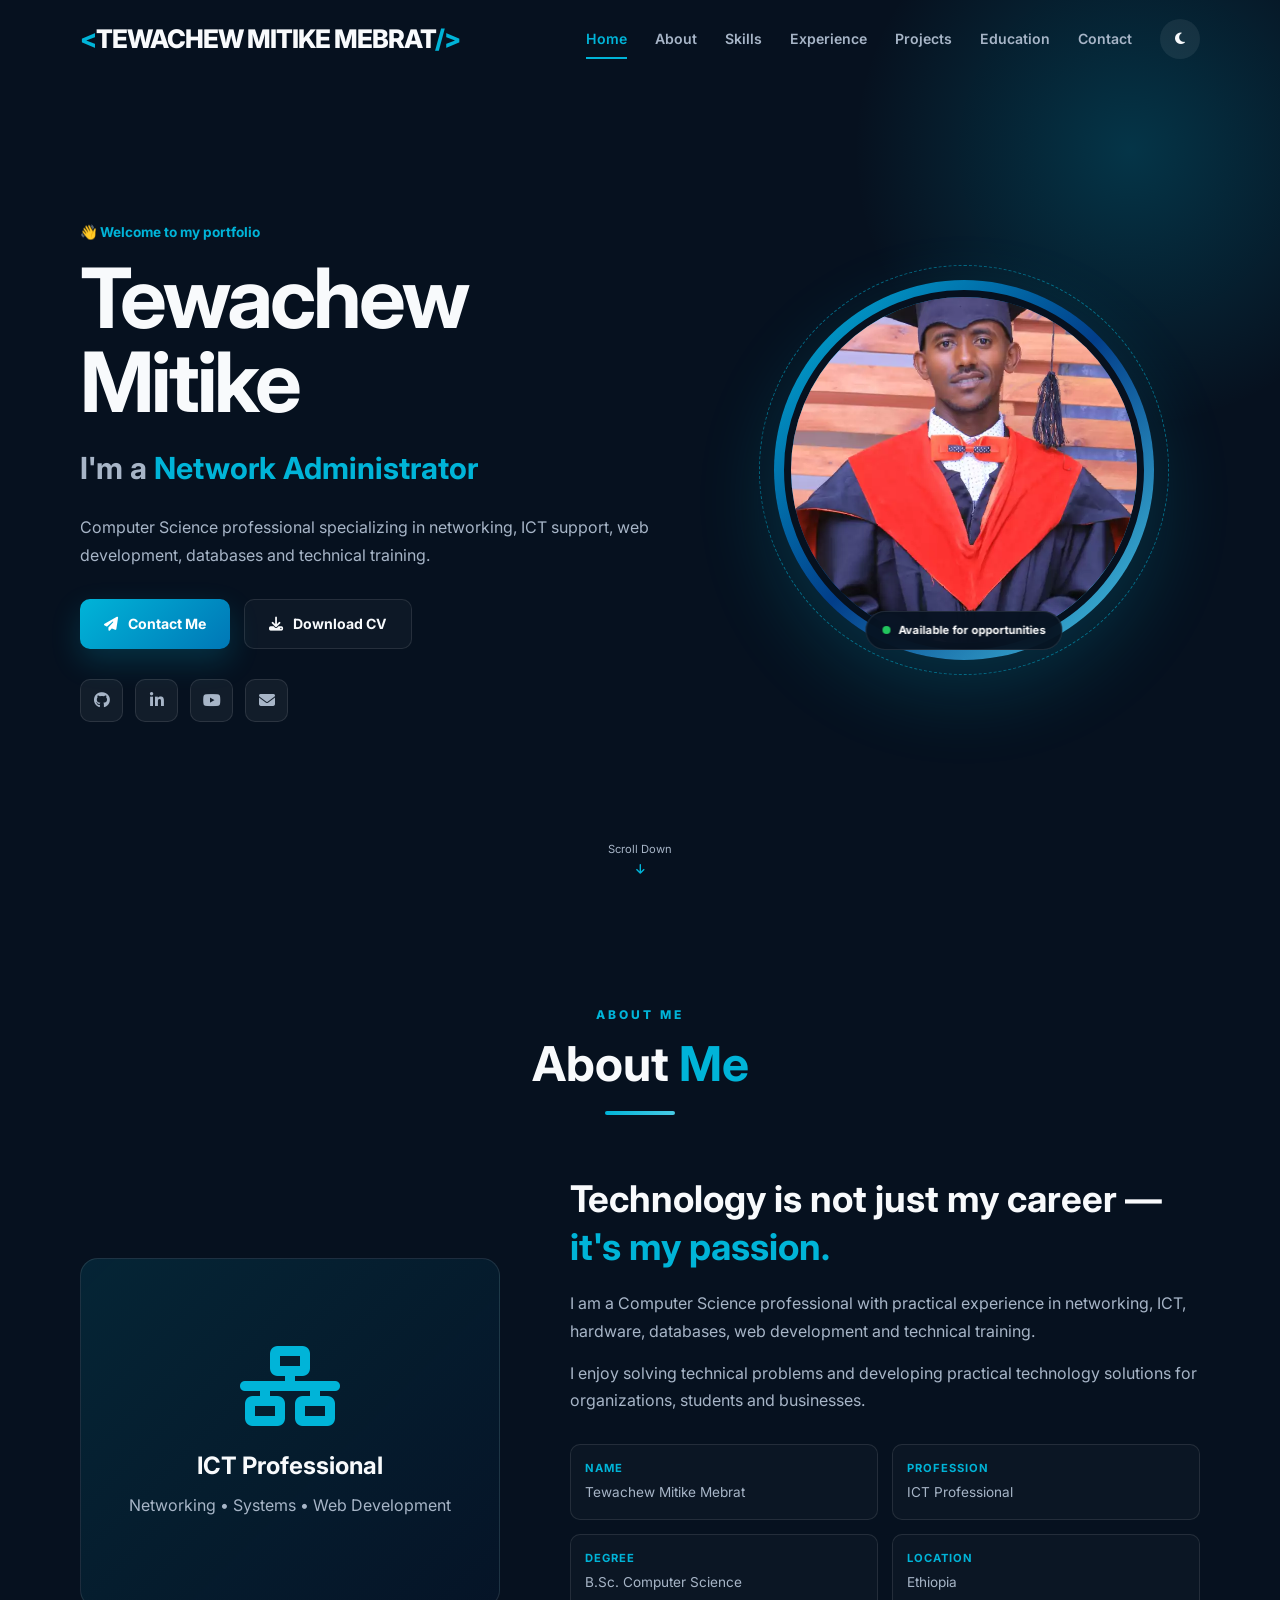
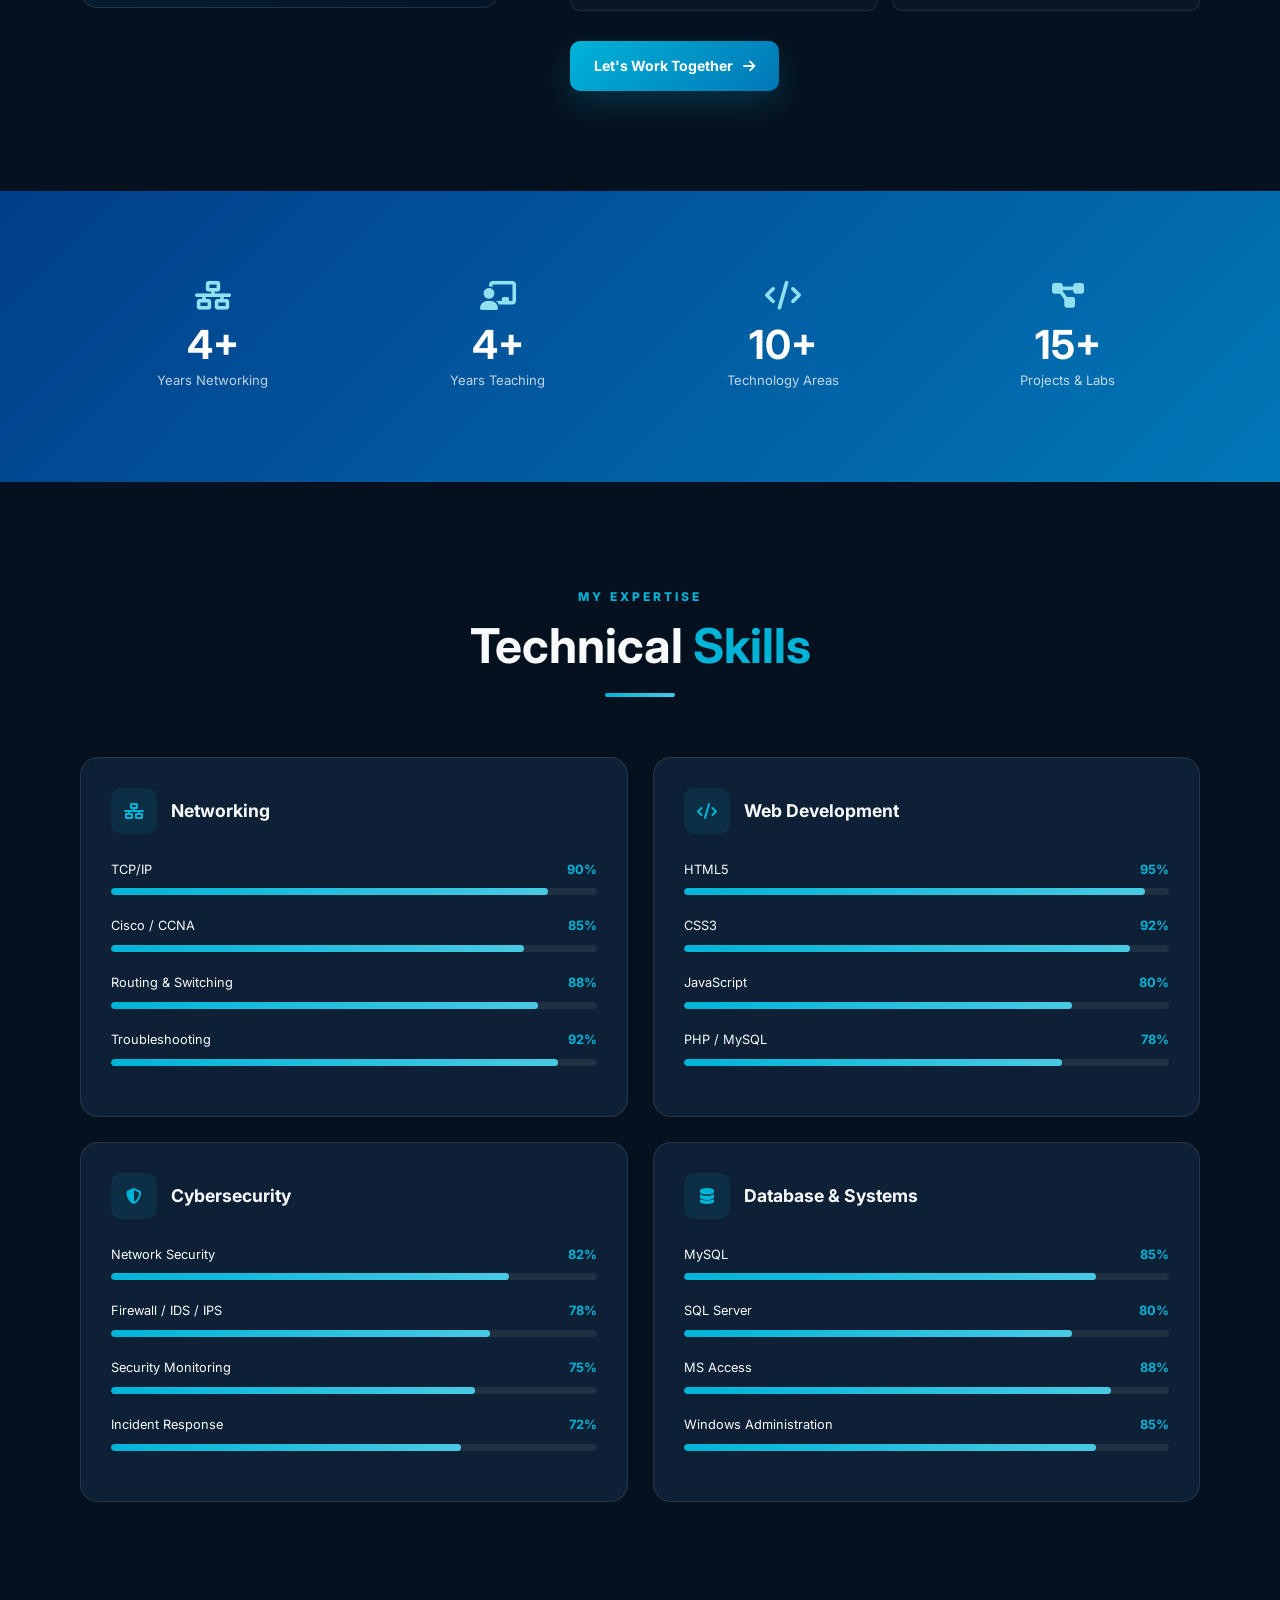
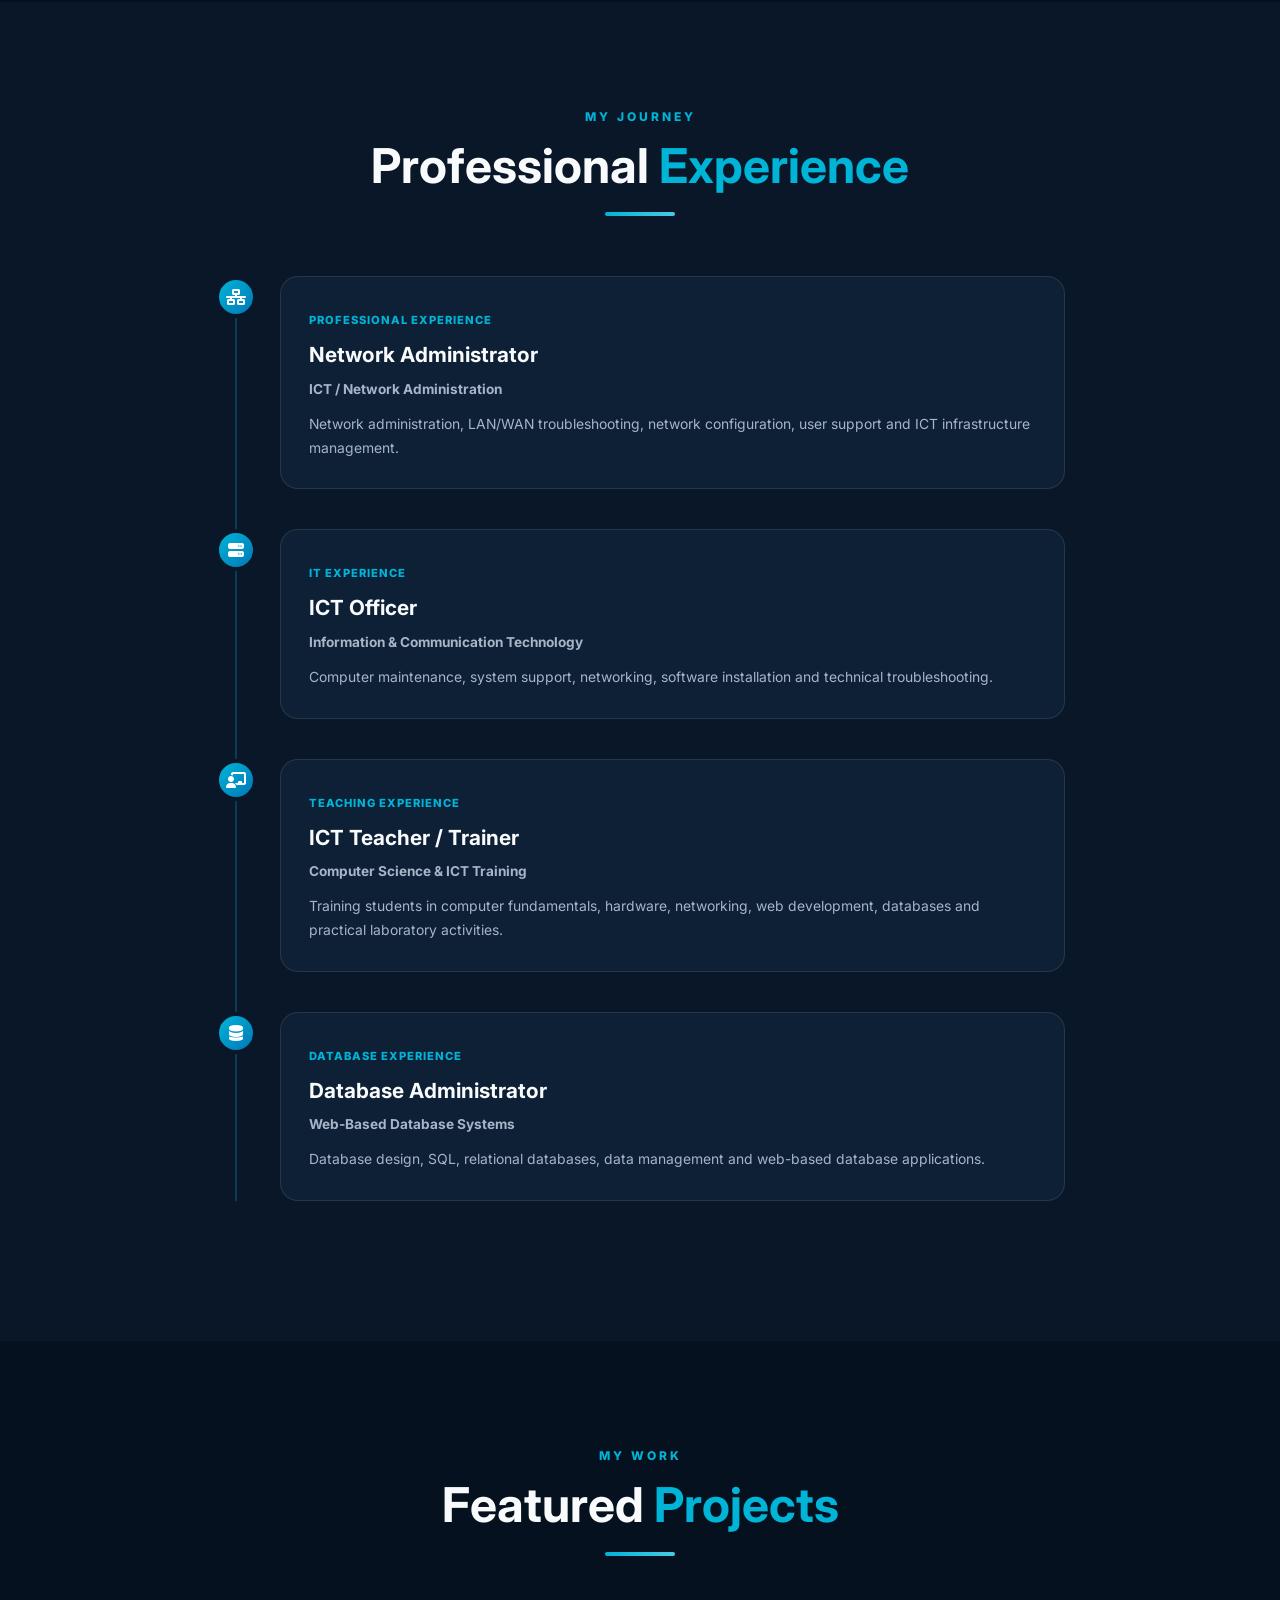
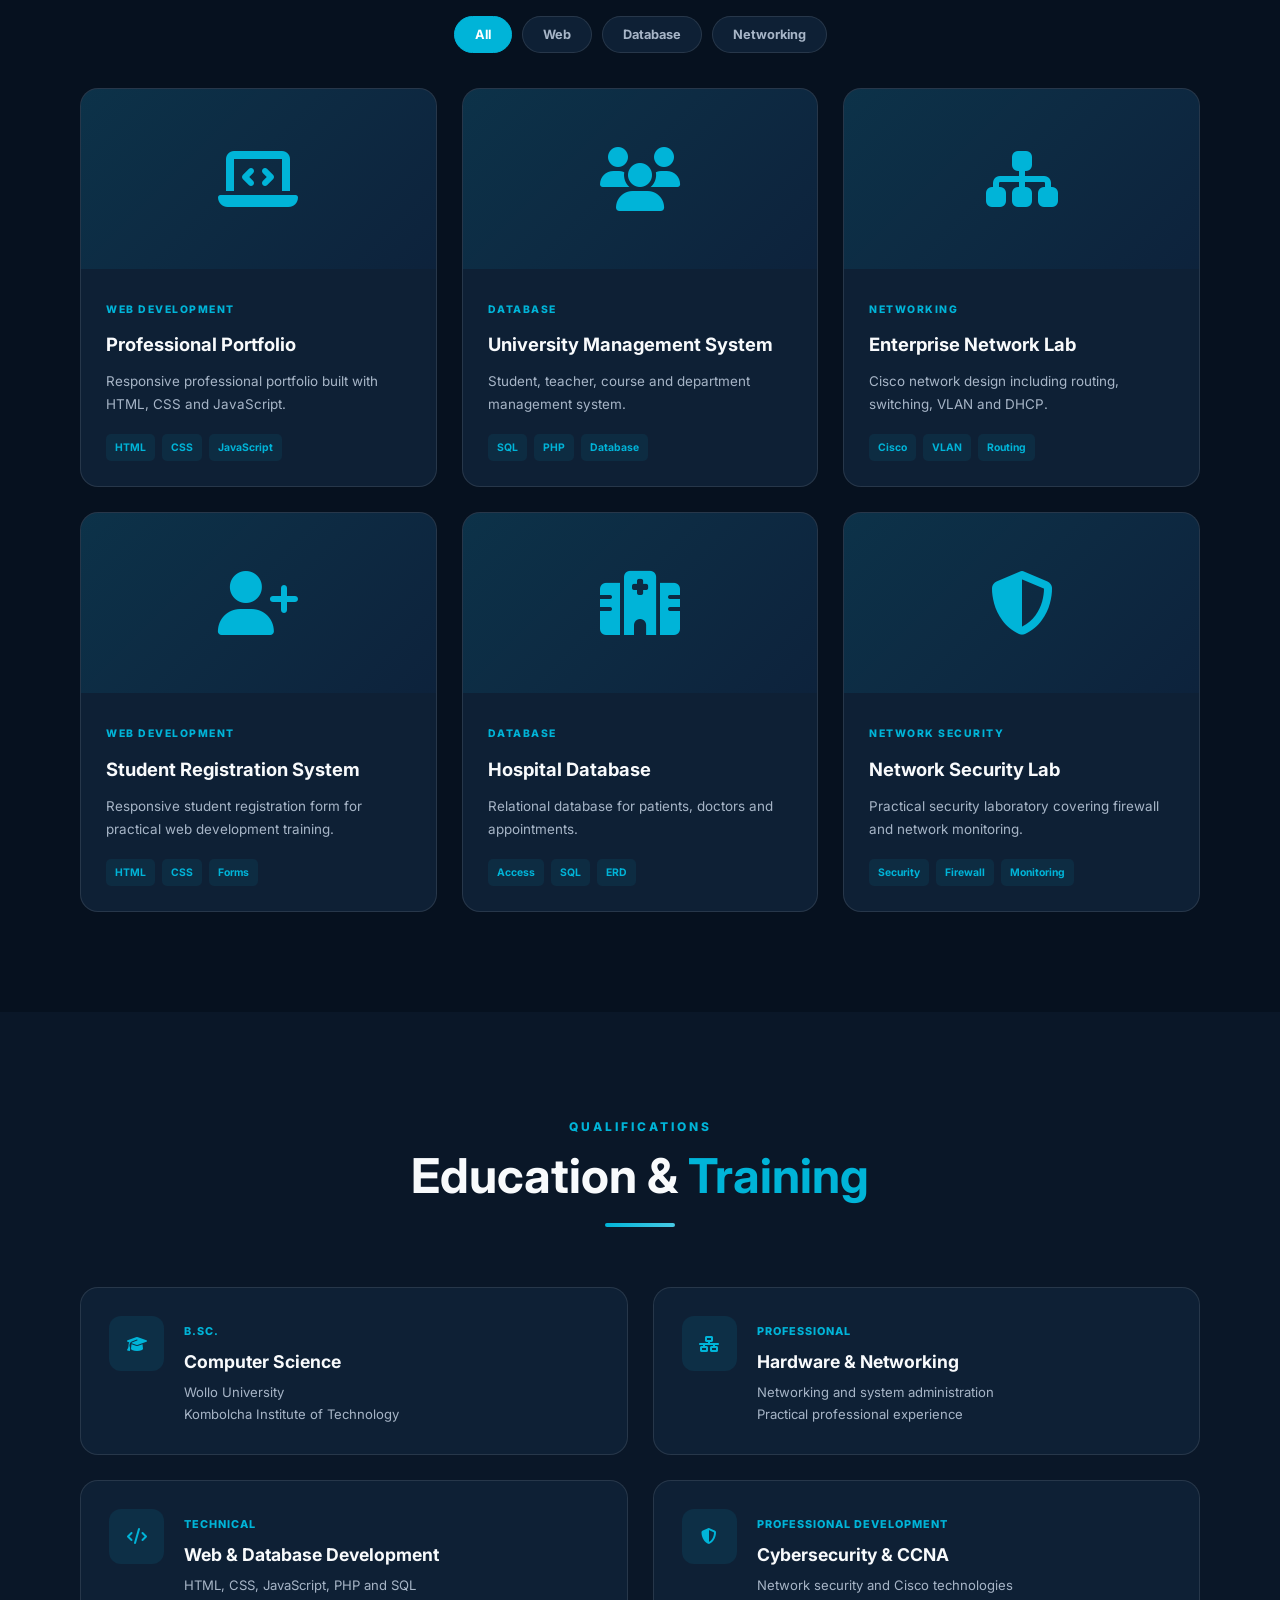
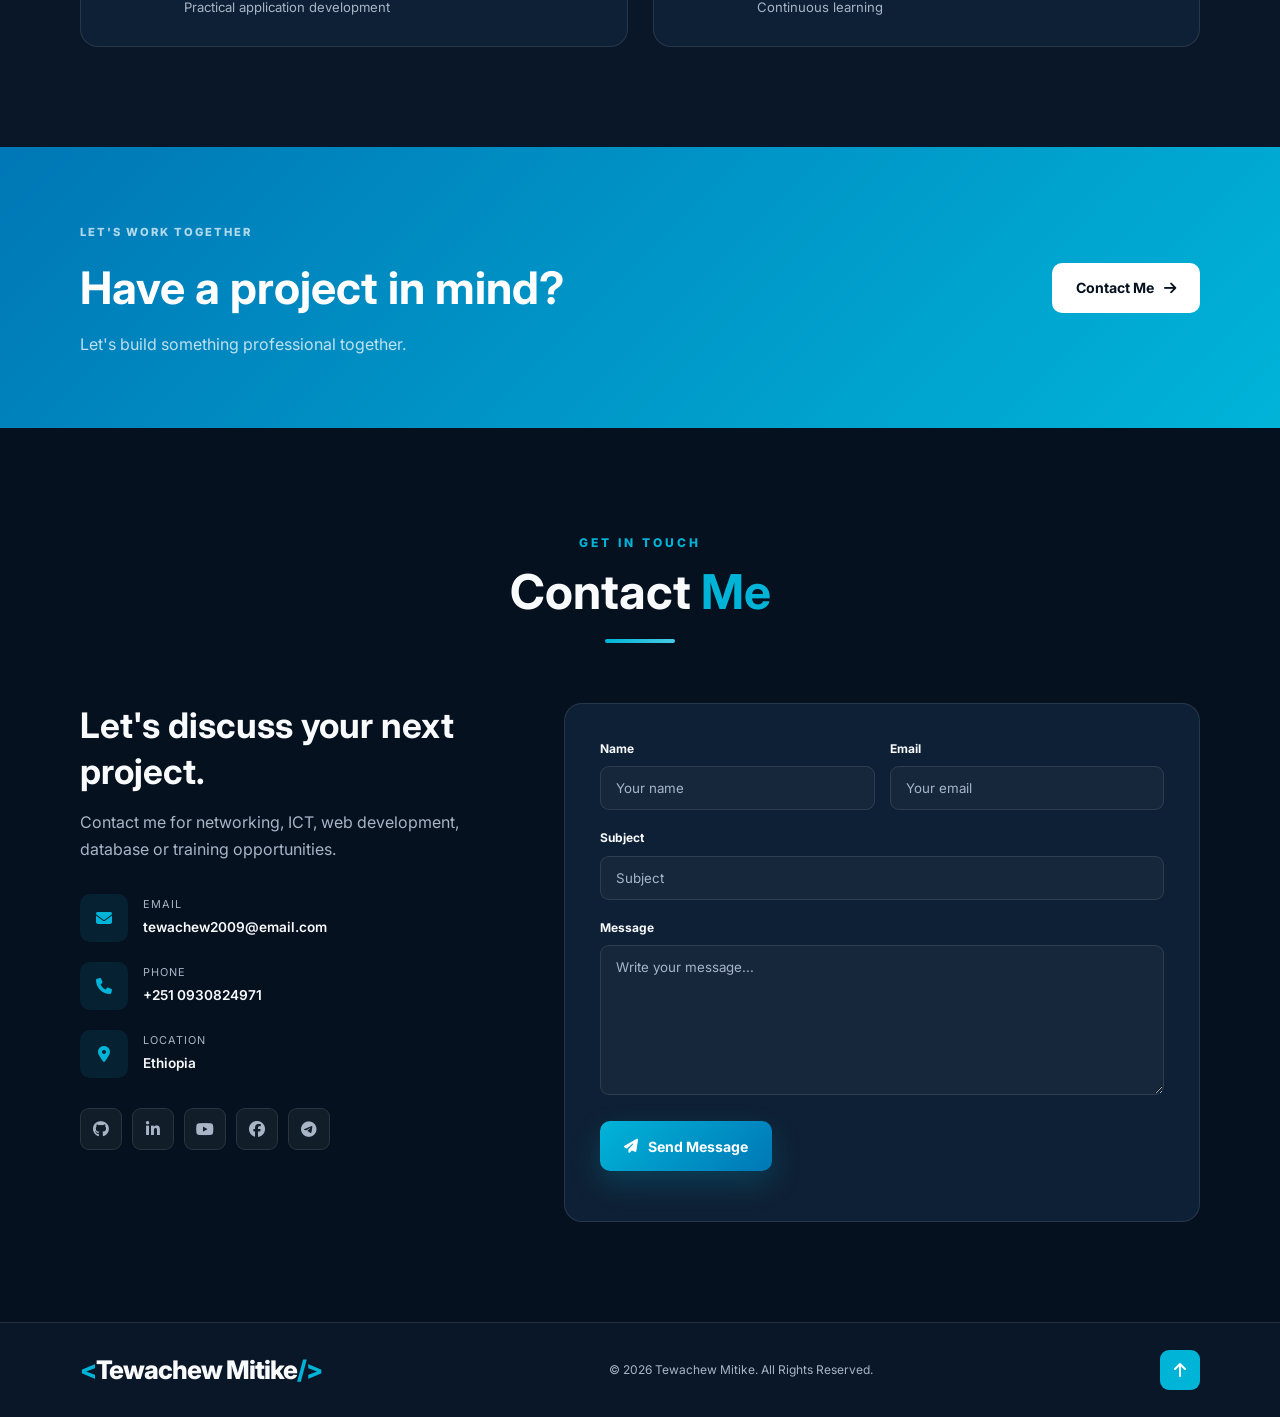
<file: indx.html>
<!DOCTYPE html>
<html lang="en">
<head>
    <meta charset="UTF-8">

    <meta name="viewport"
          content="width=device-width, initial-scale=1.0">

    <meta name="description"
          content="Tewachew Mitike - Network Administrator, ICT Officer and Web Developer">

    <meta name="author" content="Tewachew Mitike">

    <title>Tewachew Mitike Mebrat | ICT Professional</title>

    <!-- Google Font -->
    <link rel="preconnect" href="https://fonts.googleapis.com">
    <link rel="preconnect"
          href="https://fonts.gstatic.com"
          crossorigin>

    <link href="https://fonts.googleapis.com/css2?family=Inter:wght@400;500;600;700;800&display=swap"
          rel="stylesheet">

    <!-- Font Awesome -->
    <link rel="stylesheet"
          href="https://cdnjs.cloudflare.com/ajax/libs/font-awesome/6.7.2/css/all.min.css">

    <!-- CSS -->
    <link rel="stylesheet" href="style.css">
</head>

<body>

<!-- ================= PRELOADER ================= -->

<div class="preloader" id="preloader">
    <div class="loader"></div>
</div>


<!-- ================= NAVBAR ================= -->

<header class="header" id="header">

    <nav class="navbar container">

        <a href="#home" class="logo">
            <span>&lt;</span>TEWACHEW MITIKE MEBRAT<span>/&gt;</span>
        </a>

        <div class="nav-menu" id="navMenu">

            <a href="#home" class="nav-link active">Home</a>
            <a href="#about" class="nav-link">About</a>
            <a href="#skills" class="nav-link">Skills</a>
            <a href="#experience" class="nav-link">Experience</a>
            <a href="#projects" class="nav-link">Projects</a>
            <a href="#education" class="nav-link">Education</a>
            <a href="#contact" class="nav-link">Contact</a>

            <button class="theme-btn"
                    id="themeBtn"
                    aria-label="Change theme">
                <i class="fas fa-moon"></i>
            </button>

        </div>

        <button class="menu-btn"
                id="menuBtn"
                aria-label="Open menu">

            <i class="fas fa-bars"></i>

        </button>

    </nav>

</header>


<!-- ================= MAIN ================= -->

<main>


<!-- ================= HERO ================= -->

<section class="hero" id="home">

    <div class="hero-background"></div>

    <div class="container hero-container">

        <div class="hero-content reveal">

            <span class="welcome">
                👋 Welcome to my portfolio
            </span>

            <h1>
          Tewachew Mitike 
            </h1>

            <h2>
                I'm a
                <span id="typing"></span>
            </h2>

            <p>
                Computer Science professional specializing in
                networking, ICT support, web development,
                databases and technical training.
            </p>

            <div class="hero-buttons">

                <a href="#contact"
                   class="btn btn-primary">

                    <i class="fas fa-paper-plane"></i>

                    Contact Me

                </a>

                <a href="TewachewCV 1431.pdf"
                   class="btn btn-outline"
                   download>

                    <i class="fas fa-download"></i>

                    Download CV

                </a>

            </div>


            <div class="social-links">

                <a href="https://github.com/"
                   target="_blank"
                   aria-label="GitHub">

                    <i class="fab fa-github"></i>

                </a>

                <a href="https://www.linkedin.com/"
                   target="_blank"
                   aria-label="LinkedIn">

                    <i class="fab fa-linkedin-in"></i>

                </a>

                <a href="https://youtube.com/"
                   target="_blank"
                   aria-label="YouTube">

                    <i class="fab fa-youtube"></i>

                </a>

                <a href="mailto:your@email.com"
                   aria-label="Email">

                    <i class="fas fa-envelope"></i>

                </a>

            </div>

        </div>


        <div class="hero-image reveal">

            <div class="image-circle">

                <img src="profile.jpg"
                     alt="Tewachew Mitike">

            </div>

            <div class="available">
                <span></span>
                Available for opportunities
            </div>

        </div>

    </div>


    <a href="#about" class="scroll-down">

        <span>Scroll Down</span>

        <i class="fas fa-arrow-down"></i>

    </a>

</section>


<!-- ================= ABOUT ================= -->

<section class="section" id="about">

    <div class="container">

        <div class="section-title reveal">

            <span>ABOUT ME</span>

            <h2>
                About <strong>Me</strong>
            </h2>

            <div class="line"></div>

        </div>


        <div class="about-grid">

            <div class="about-card reveal">

                <i class="fas fa-network-wired"></i>

                <h3>
                    ICT Professional
                </h3>

                <p>
                    Networking • Systems • Web Development
                </p>

            </div>


            <div class="about-content reveal">

                <h3>
                    Technology is not just my career —
                    <span>it's my passion.</span>
                </h3>

                <p>
                    I am a Computer Science professional with
                    practical experience in networking, ICT,
                    hardware, databases, web development and
                    technical training.
                </p>

                <p>
                    I enjoy solving technical problems and
                    developing practical technology solutions
                    for organizations, students and businesses.
                </p>


                <div class="personal-info">

                    <div>
                        <strong>Name</strong>
                        <span>Tewachew Mitike Mebrat </span>
                    </div>

                    <div>
                        <strong>Profession</strong>
                        <span>ICT Professional</span>
                    </div>

                    <div>
                        <strong>Degree</strong>
                        <span>B.Sc. Computer Science</span>
                    </div>

                    <div>
                        <strong>Location</strong>
                        <span>Ethiopia</span>
                    </div>

                </div>

                <a href="#contact"
                   class="btn btn-primary">

                    Let's Work Together

                    <i class="fas fa-arrow-right"></i>

                </a>

            </div>

        </div>

    </div>

</section>


<!-- ================= STATS ================= -->

<section class="stats">

    <div class="container stats-grid">

        <div class="stat reveal">

            <i class="fas fa-network-wired"></i>

            <h3>
                <span data-target="4">0</span>+
            </h3>

            <p>
                Years Networking
            </p>

        </div>


        <div class="stat reveal">

            <i class="fas fa-chalkboard-teacher"></i>

            <h3>
                <span data-target="4">0</span>+
            </h3>

            <p>
                Years Teaching
            </p>

        </div>


        <div class="stat reveal">

            <i class="fas fa-code"></i>

            <h3>
                <span data-target="10">0</span>+
            </h3>

            <p>
                Technology Areas
            </p>

        </div>


        <div class="stat reveal">

            <i class="fas fa-project-diagram"></i>

            <h3>
                <span data-target="15">0</span>+
            </h3>

            <p>
                Projects & Labs
            </p>

        </div>

    </div>

</section>


<!-- ================= SKILLS ================= -->

<section class="section" id="skills">

    <div class="container">

        <div class="section-title reveal">

            <span>MY EXPERTISE</span>

            <h2>
                Technical <strong>Skills</strong>
            </h2>

            <div class="line"></div>

        </div>


        <div class="skills-grid">


            <div class="skill-card reveal">

                <div class="skill-heading">

                    <div class="skill-icon">
                        <i class="fas fa-network-wired"></i>
                    </div>

                    <h3>Networking</h3>

                </div>


                <div class="skill">

                    <div>
                        <span>TCP/IP</span>
                        <b>90%</b>
                    </div>

                    <div class="progress">
                        <span style="width:90%"></span>
                    </div>

                </div>


                <div class="skill">

                    <div>
                        <span>Cisco / CCNA</span>
                        <b>85%</b>
                    </div>

                    <div class="progress">
                        <span style="width:85%"></span>
                    </div>

                </div>


                <div class="skill">

                    <div>
                        <span>Routing & Switching</span>
                        <b>88%</b>
                    </div>

                    <div class="progress">
                        <span style="width:88%"></span>
                    </div>

                </div>


                <div class="skill">

                    <div>
                        <span>Troubleshooting</span>
                        <b>92%</b>
                    </div>

                    <div class="progress">
                        <span style="width:92%"></span>
                    </div>

                </div>

            </div>


            <div class="skill-card reveal">

                <div class="skill-heading">

                    <div class="skill-icon">
                        <i class="fas fa-code"></i>
                    </div>

                    <h3>Web Development</h3>

                </div>


                <div class="skill">

                    <div>
                        <span>HTML5</span>
                        <b>95%</b>
                    </div>

                    <div class="progress">
                        <span style="width:95%"></span>
                    </div>

                </div>


                <div class="skill">

                    <div>
                        <span>CSS3</span>
                        <b>92%</b>
                    </div>

                    <div class="progress">
                        <span style="width:92%"></span>
                    </div>

                </div>


                <div class="skill">

                    <div>
                        <span>JavaScript</span>
                        <b>80%</b>
                    </div>

                    <div class="progress">
                        <span style="width:80%"></span>
                    </div>

                </div>


                <div class="skill">

                    <div>
                        <span>PHP / MySQL</span>
                        <b>78%</b>
                    </div>

                    <div class="progress">
                        <span style="width:78%"></span>
                    </div>

                </div>

            </div>


            <div class="skill-card reveal">

                <div class="skill-heading">

                    <div class="skill-icon">
                        <i class="fas fa-shield-halved"></i>
                    </div>

                    <h3>Cybersecurity</h3>

                </div>


                <div class="skill">

                    <div>
                        <span>Network Security</span>
                        <b>82%</b>
                    </div>

                    <div class="progress">
                        <span style="width:82%"></span>
                    </div>

                </div>


                <div class="skill">

                    <div>
                        <span>Firewall / IDS / IPS</span>
                        <b>78%</b>
                    </div>

                    <div class="progress">
                        <span style="width:78%"></span>
                    </div>

                </div>


                <div class="skill">

                    <div>
                        <span>Security Monitoring</span>
                        <b>75%</b>
                    </div>

                    <div class="progress">
                        <span style="width:75%"></span>
                    </div>

                </div>


                <div class="skill">

                    <div>
                        <span>Incident Response</span>
                        <b>72%</b>
                    </div>

                    <div class="progress">
                        <span style="width:72%"></span>
                    </div>

                </div>

            </div>


            <div class="skill-card reveal">

                <div class="skill-heading">

                    <div class="skill-icon">
                        <i class="fas fa-database"></i>
                    </div>

                    <h3>Database & Systems</h3>

                </div>


                <div class="skill">

                    <div>
                        <span>MySQL</span>
                        <b>85%</b>
                    </div>

                    <div class="progress">
                        <span style="width:85%"></span>
                    </div>

                </div>


                <div class="skill">

                    <div>
                        <span>SQL Server</span>
                        <b>80%</b>
                    </div>

                    <div class="progress">
                        <span style="width:80%"></span>
                    </div>

                </div>


                <div class="skill">

                    <div>
                        <span>MS Access</span>
                        <b>88%</b>
                    </div>

                    <div class="progress">
                        <span style="width:88%"></span>
                    </div>

                </div>


                <div class="skill">

                    <div>
                        <span>Windows Administration</span>
                        <b>85%</b>
                    </div>

                    <div class="progress">
                        <span style="width:85%"></span>
                    </div>

                </div>

            </div>

        </div>

    </div>

</section>


<!-- ================= EXPERIENCE ================= -->

<section class="section alternate"
         id="experience">

    <div class="container">

        <div class="section-title reveal">

            <span>MY JOURNEY</span>

            <h2>
                Professional <strong>Experience</strong>
            </h2>

            <div class="line"></div>

        </div>


        <div class="timeline">


            <div class="timeline-item reveal">

                <div class="timeline-icon">
                    <i class="fas fa-network-wired"></i>
                </div>

                <div class="timeline-content">

                    <span>
                        Professional Experience
                    </span>

                    <h3>
                        Network Administrator
                    </h3>

                    <h4>
                        ICT / Network Administration
                    </h4>
                    

                    <p>
                        Network administration, LAN/WAN
                        troubleshooting, network configuration,
                        user support and ICT infrastructure
                        management.
                    </p>

                </div>

            </div>


            <div class="timeline-item reveal">

                <div class="timeline-icon">
                    <i class="fas fa-server"></i>
                </div>

                <div class="timeline-content">

                    <span>
                        IT Experience
                    </span>

                    <h3>
                        ICT Officer
                    </h3>

                    <h4>
                        Information & Communication Technology
                    </h4>

                    <p>
                        Computer maintenance, system support,
                        networking, software installation and
                        technical troubleshooting.
                    </p>

                </div>

            </div>


            <div class="timeline-item reveal">

                <div class="timeline-icon">
                    <i class="fas fa-chalkboard-teacher"></i>
                </div>

                <div class="timeline-content">

                    <span>
                        Teaching Experience
                    </span>

                    <h3>
                        ICT Teacher / Trainer
                    </h3>

                    <h4>
                        Computer Science & ICT Training
                    </h4>

                    <p>
                        Training students in computer fundamentals,
                        hardware, networking, web development,
                        databases and practical laboratory activities.
                    </p>

                </div>

            </div>


            <div class="timeline-item reveal">

                <div class="timeline-icon">
                    <i class="fas fa-database"></i>
                </div>

                <div class="timeline-content">

                    <span>
                        Database Experience
                    </span>

                    <h3>
                        Database Administrator
                    </h3>

                    <h4>
                        Web-Based Database Systems
                    </h4>

                    <p>
                        Database design, SQL, relational databases,
                        data management and web-based database
                        applications.
                    </p>

                </div>

            </div>

        </div>

    </div>

</section>


<!-- ================= PROJECTS ================= -->

<section class="section" id="projects">

    <div class="container">

        <div class="section-title reveal">

            <span>MY WORK</span>

            <h2>
                Featured <strong>Projects</strong>
            </h2>

            <div class="line"></div>

        </div>


        <div class="filters reveal">

            <button class="filter active"
                    data-filter="all">
                All
            </button>

            <button class="filter"
                    data-filter="web">
                Web
            </button>

            <button class="filter"
                    data-filter="database">
                Database
            </button>

            <button class="filter"
                    data-filter="network">
                Networking
            </button>

        </div>


        <div class="projects-grid">


            <article class="project reveal"
                     data-category="web">

                <div class="project-image">
                    <i class="fas fa-laptop-code"></i>
                </div>

                <div class="project-content">

                    <small>
                        WEB DEVELOPMENT
                    </small>

                    <h3>
                        Professional Portfolio
                    </h3>

                    <p>
                        Responsive professional portfolio
                        built with HTML, CSS and JavaScript.
                    </p>

                    <div class="tags">
                        <span>HTML</span>
                        <span>CSS</span>
                        <span>JavaScript</span>
                    </div>

                </div>

            </article>


            <article class="project reveal"
                     data-category="database">

                <div class="project-image">
                    <i class="fas fa-users"></i>
                </div>

                <div class="project-content">

                    <small>
                        DATABASE
                    </small>

                    <h3>
                        University Management System
                    </h3>

                    <p>
                        Student, teacher, course and department
                        management system.
                    </p>

                    <div class="tags">
                        <span>SQL</span>
                        <span>PHP</span>
                        <span>Database</span>
                    </div>

                </div>

            </article>


            <article class="project reveal"
                     data-category="network">

                <div class="project-image">
                    <i class="fas fa-sitemap"></i>
                </div>

                <div class="project-content">

                    <small>
                        NETWORKING
                    </small>

                    <h3>
                        Enterprise Network Lab
                    </h3>

                    <p>
                        Cisco network design including routing,
                        switching, VLAN and DHCP.
                    </p>

                    <div class="tags">
                        <span>Cisco</span>
                        <span>VLAN</span>
                        <span>Routing</span>
                    </div>

                </div>

            </article>


            <article class="project reveal"
                     data-category="web">

                <div class="project-image">
                    <i class="fas fa-user-plus"></i>
                </div>

                <div class="project-content">

                    <small>
                        WEB DEVELOPMENT
                    </small>

                    <h3>
                        Student Registration System
                    </h3>

                    <p>
                        Responsive student registration form
                        for practical web development training.
                    </p>

                    <div class="tags">
                        <span>HTML</span>
                        <span>CSS</span>
                        <span>Forms</span>
                    </div>

                </div>

            </article>


            <article class="project reveal"
                     data-category="database">

                <div class="project-image">
                    <i class="fas fa-hospital"></i>
                </div>

                <div class="project-content">

                    <small>
                        DATABASE
                    </small>

                    <h3>
                        Hospital Database
                    </h3>

                    <p>
                        Relational database for patients,
                        doctors and appointments.
                    </p>

                    <div class="tags">
                        <span>Access</span>
                        <span>SQL</span>
                        <span>ERD</span>
                    </div>

                </div>

            </article>


            <article class="project reveal"
                     data-category="network">

                <div class="project-image">
                    <i class="fas fa-shield-halved"></i>
                </div>

                <div class="project-content">

                    <small>
                        NETWORK SECURITY
                    </small>

                    <h3>
                        Network Security Lab
                    </h3>

                    <p>
                        Practical security laboratory covering
                        firewall and network monitoring.
                    </p>

                    <div class="tags">
                        <span>Security</span>
                        <span>Firewall</span>
                        <span>Monitoring</span>
                    </div>

                </div>

            </article>

        </div>

    </div>

</section>


<!-- ================= EDUCATION ================= -->

<section class="section alternate"
         id="education">

    <div class="container">

        <div class="section-title reveal">

            <span>QUALIFICATIONS</span>

            <h2>
                Education & <strong>Training</strong>
            </h2>

            <div class="line"></div>

        </div>


        <div class="education-grid">


            <div class="education-card reveal">

                <div class="education-icon">
                    <i class="fas fa-graduation-cap"></i>
                </div>

                <div>

                    <span>B.Sc.</span>

                    <h3>
                        Computer Science
                    </h3>

                    <p>
                        Wollo University
                    </p>

                    <small>
                        Kombolcha Institute of Technology
                    </small>

                </div>

            </div>


            <div class="education-card reveal">

                <div class="education-icon">
                    <i class="fas fa-network-wired"></i>
                </div>

                <div>

                    <span>Professional</span>

                    <h3>
                        Hardware & Networking
                    </h3>

                    <p>
                        Networking and system administration
                    </p>

                    <small>
                        Practical professional experience
                    </small>

                </div>

            </div>


            <div class="education-card reveal">

                <div class="education-icon">
                    <i class="fas fa-code"></i>
                </div>

                <div>

                    <span>Technical</span>

                    <h3>
                        Web & Database Development
                    </h3>

                    <p>
                        HTML, CSS, JavaScript, PHP and SQL
                    </p>

                    <small>
                        Practical application development
                    </small>

                </div>

            </div>


            <div class="education-card reveal">

                <div class="education-icon">
                    <i class="fas fa-shield-halved"></i>
                </div>

                <div>

                    <span>Professional Development</span>

                    <h3>
                        Cybersecurity & CCNA
                    </h3>

                    <p>
                        Network security and Cisco technologies
                    </p>

                    <small>
                        Continuous learning
                    </small>

                </div>

            </div>

        </div>

    </div>

</section>


<!-- ================= CTA ================= -->

<section class="cta">

    <div class="container cta-content reveal">

        <div>

            <span>
                LET'S WORK TOGETHER
            </span>

            <h2>
                Have a project in mind?
            </h2>

            <p>
                Let's build something professional together.
            </p>

        </div>

        <a href="#contact"
           class="btn btn-white">

            Contact Me

            <i class="fas fa-arrow-right"></i>

        </a>

    </div>

</section>


<!-- ================= CONTACT ================= -->

<section class="section" id="contact">

    <div class="container">

        <div class="section-title reveal">

            <span>GET IN TOUCH</span>

            <h2>
                Contact <strong>Me</strong>
            </h2>

            <div class="line"></div>

        </div>


        <div class="contact-grid">


            <div class="contact-info reveal">

                <h3>
                    Let's discuss your next project.
                </h3>

                <p>
                    Contact me for networking, ICT,
                    web development, database or
                    training opportunities.
                </p>


                <div class="contact-item">

                    <div class="contact-icon">
                        <i class="fas fa-envelope"></i>
                    </div>

                    <div>

                        <small>Email</small>

                        <a href="tewachew2009@email.com">
                            tewachew2009@email.com
                        </a>

                    </div>

                </div>


                <div class="contact-item">

                    <div class="contact-icon">
                        <i class="fas fa-phone"></i>
                    </div>

                    <div>

                        <small>Phone</small>

                        <a href="tel:+2510930824971">
                            +251 0930824971
                        </a>

                    </div>

                </div>


                <div class="contact-item">

                    <div class="contact-icon">
                        <i class="fas fa-location-dot"></i>
                    </div>

                    <div>

                        <small>Location</small>

                        <span>
                            Ethiopia
                        </span>

                    </div>

                </div>


                <div class="contact-social">

                    <a href="https://github.com/"
                       target="_blank">
                        <i class="fab fa-github"></i>
                    </a>

                    <a href="https://www.linkedin.com/"
                       target="_blank">
                        <i class="fab fa-linkedin-in"></i>
                    </a>

                    <a href="https://youtube.com/"
                       target="_blank">
                        <i class="fab fa-youtube"></i>
                    </a>
                    <a href="https://facebook.com/"
                       target="_blank">
                        <i class="fab fa-facebook"></i>
                    </a>
                    <!-- Telegram Link -->
  <a href="https://t.me/gewone" target="_blank" >
  
    <i class="fab fa-telegram"></i>
    
    
</a>

                </div>

            </div>


            <form class="contact-form"
                  id="contactForm"
                  name="contact"
                  method="POST"
                  data-netlify="true">

                <input type="hidden"
                       name="form-name"
                       value="contact">


                <div class="form-row">

                    <div class="form-group">

                        <label for="name">
                            Name
                        </label>

                        <input
                            type="text"
                            id="name"
                            name="name"
                            placeholder="Your name"
                            required>

                    </div>


                    <div class="form-group">

                        <label for="email">
                            Email
                        </label>

                        <input
                            type="email"
                            id="email"
                            name="email"
                            placeholder="Your email"
                            required>

                    </div>

                </div>


                <div class="form-group">

                    <label for="subject">
                        Subject
                    </label>

                    <input
                        type="text"
                        id="subject"
                        name="subject"
                        placeholder="Subject"
                        required>

                </div>


                <div class="form-group">

                    <label for="message">
                        Message
                    </label>

                    <textarea
                        id="message"
                        name="message"
                        rows="7"
                        placeholder="Write your message..."
                        required></textarea>

                </div>


                <button type="submit"
                        class="btn btn-primary">

                    <i class="fas fa-paper-plane"></i>

                    Send Message

                </button>

                <p id="formMessage"></p>

            </form>

        </div>

    </div>

</section>

</main>


<!-- ================= FOOTER ================= -->

<footer class="footer">

    <div class="container footer-container">

        <a href="#home" class="logo">
            <span>&lt;</span>Tewachew Mitike<span>/&gt;</span>
        </a>

        <p>
            © <span id="year"></span>
            Tewachew Mitike.
            All Rights Reserved.
        </p>

        <a href="#home"
           class="back-top">

            <i class="fas fa-arrow-up"></i>

        </a>

    </div>

</footer>


<!-- JavaScript -->
<script src="script.js"></script>

</body>
</html>
</file>
<file: style.css>
/* =====================================================
   TEWACHEW MITIKE PORTFOLIO
   MODERN RESPONSIVE CSS
===================================================== */


/* ================= VARIABLES ================= */

:root {

    --primary: #00b4d8;
    --primary-dark: #0077b6;
    --secondary: #48cae4;

    --background: #06111f;
    --background-2: #0a1728;

    --card: #0e2035;

    --text: #f8fafc;
    --muted: #a7b5c7;

    --border: rgba(255,255,255,.1);

    --white: #ffffff;

    --radius: 18px;

    --shadow:
        0 20px 60px rgba(0,0,0,.25);

    --transition:
        .35s ease;
}


/* ================= LIGHT MODE ================= */

body.light {

    --background: #f6f9fc;
    --background-2: #edf3f8;

    --card: #ffffff;

    --text: #102033;
    --muted: #526173;

    --border: rgba(15,32,53,.1);
}


/* ================= RESET ================= */

* {

    margin: 0;
    padding: 0;

    box-sizing: border-box;
}


html {

    scroll-behavior: smooth;
}


body {

    font-family:
        "Inter",
        Arial,
        sans-serif;

    background: var(--background);

    color: var(--text);

    line-height: 1.7;

    overflow-x: hidden;

    transition:
        background .3s ease,
        color .3s ease;
}


body,
button,
input,
textarea {

    font-family:
        "Inter",
        Arial,
        sans-serif;
}


a {

    text-decoration: none;

    color: inherit;
}


button {

    cursor: pointer;

    border: none;
}


img {

    display: block;

    max-width: 100%;
}


/* ================= CONTAINER ================= */

.container {

    width: min(1120px, 92%);

    margin: auto;
}


/* ================= SECTIONS ================= */

.section {

    padding: 100px 0;
}


.alternate {

    background:
        var(--background-2);
}


/* ================= SECTION TITLE ================= */

.section-title {

    text-align: center;

    margin-bottom: 60px;
}


.section-title > span {

    color: var(--primary);

    font-size: .75rem;

    font-weight: 800;

    letter-spacing: 3px;
}


.section-title h2 {

    font-size:
        clamp(2rem, 5vw, 3rem);

    line-height: 1.2;

    margin-top: 8px;
}


.section-title strong {

    color: var(--primary);
}


.line {

    width: 70px;

    height: 4px;

    margin: 18px auto 0;

    border-radius: 20px;

    background:
        linear-gradient(
            90deg,
            var(--primary),
            var(--secondary)
        );
}


/* ================= PRELOADER ================= */

.preloader {

    position: fixed;

    inset: 0;

    z-index: 9999;

    display: grid;

    place-items: center;

    background:
        var(--background);

    transition:
        opacity .5s,
        visibility .5s;
}


.preloader.hide {

    opacity: 0;

    visibility: hidden;
}


.loader {

    width: 55px;

    height: 55px;

    border:
        4px solid rgba(255,255,255,.12);

    border-top-color:
        var(--primary);

    border-radius: 50%;

    animation:
        spin 1s linear infinite;
}


@keyframes spin {

    to {
        transform: rotate(360deg);
    }
}


/* ================= NAVBAR ================= */

.header {

    position: fixed;

    top: 0;

    left: 0;

    width: 100%;

    z-index: 1000;

    transition:
        var(--transition);
}


.header.scrolled {

    background:
        rgba(6,17,31,.9);

    backdrop-filter:
        blur(18px);

    border-bottom:
        1px solid var(--border);

    box-shadow:
        0 10px 40px rgba(0,0,0,.15);
}


body.light .header.scrolled {

    background:
        rgba(246,249,252,.9);
}


.navbar {

    min-height: 78px;

    display: flex;

    align-items: center;

    justify-content: space-between;
}


/* ================= LOGO ================= */

.logo {

    font-size: 1.6rem;

    font-weight: 800;

    letter-spacing: -1px;
}


.logo span {

    color: var(--primary);
}


/* ================= NAV MENU ================= */

.nav-menu {

    display: flex;

    align-items: center;

    gap: 28px;
}


.nav-link {

    position: relative;

    color: var(--muted);

    font-size: .88rem;

    font-weight: 600;

    transition:
        var(--transition);
}


.nav-link:hover,
.nav-link.active {

    color: var(--primary);
}


.nav-link::after {

    content: "";

    position: absolute;

    left: 0;

    bottom: -8px;

    width: 0;

    height: 2px;

    background:
        var(--primary);

    transition:
        var(--transition);
}


.nav-link:hover::after,
.nav-link.active::after {

    width: 100%;
}


/* ================= THEME BUTTON ================= */

.theme-btn {

    width: 40px;

    height: 40px;

    display: grid;

    place-items: center;

    border-radius: 50%;

    background:
        rgba(255,255,255,.07);

    color: var(--text);

    transition:
        var(--transition);
}


.theme-btn:hover {

    background:
        var(--primary);

    color: white;

    transform:
        rotate(20deg);
}


/* ================= MENU BUTTON ================= */

.menu-btn {

    display: none;

    width: 42px;

    height: 42px;

    border-radius: 10px;

    color: var(--text);

    background:
        rgba(255,255,255,.07);

    font-size: 1.2rem;
}


/* ================= HERO ================= */

.hero {

    min-height: 100vh;

    display: flex;

    align-items: center;

    position: relative;

    overflow: hidden;

    padding:
        120px 0 80px;
}


.hero-background {

    position: absolute;

    width: 600px;

    height: 600px;

    top: -150px;

    right: -150px;

    border-radius: 50%;

    background:
        radial-gradient(
            circle,
            rgba(0,180,216,.22),
            transparent 65%
        );

    pointer-events: none;
}


.hero-container {

    display: grid;

    grid-template-columns:
        1.1fr .9fr;

    gap: 70px;

    align-items: center;
}


/* ================= HERO TEXT ================= */

.welcome {

    display: inline-block;

    color: var(--primary);

    font-size: .85rem;

    font-weight: 700;

    margin-bottom: 12px;
}


.hero h1 {

    font-size:
        clamp(3rem, 7vw, 5.2rem);

    line-height: 1;

    letter-spacing: -3px;
}


.hero h1 span {

    color: var(--primary);
}


.hero h2 {

    font-size:
        clamp(1.3rem, 3vw, 1.9rem);

    color: var(--muted);

    margin:
        20px 0;
}


.hero h2 span {

    color: var(--primary);
}


.hero-content > p {

    max-width: 650px;

    color: var(--muted);

    margin-bottom: 30px;
}


/* ================= BUTTONS ================= */

.hero-buttons {

    display: flex;

    flex-wrap: wrap;

    gap: 14px;

    margin-bottom: 30px;
}


.btn {

    min-height: 50px;

    padding:
        0 24px;

    display: inline-flex;

    align-items: center;

    justify-content: center;

    gap: 10px;

    border-radius: 10px;

    font-size: .88rem;

    font-weight: 700;

    transition:
        var(--transition);
}


.btn-primary {

    color: white;

    background:
        linear-gradient(
            135deg,
            var(--primary),
            var(--primary-dark)
        );

    box-shadow:
        0 12px 30px
        rgba(0,180,216,.2);
}


.btn-primary:hover {

    transform:
        translateY(-4px);

    box-shadow:
        0 18px 35px
        rgba(0,180,216,.3);
}


.btn-outline {

    color: var(--text);

    border:
        1px solid var(--border);

    background:
        rgba(255,255,255,.03);
}


.btn-outline:hover {

    color: var(--primary);

    border-color:
        var(--primary);

    transform:
        translateY(-4px);
}


.btn-white {

    background:
        white;

    color:
        #06111f;
}


.btn-white:hover {

    transform:
        translateY(-4px);

    box-shadow:
        0 15px 30px rgba(0,0,0,.2);
}


/* ================= SOCIAL ================= */

.social-links {

    display: flex;

    gap: 12px;
}


.social-links a {

    width: 43px;

    height: 43px;

    display: grid;

    place-items: center;

    border-radius: 10px;

    color: var(--muted);

    background:
        rgba(255,255,255,.05);

    border:
        1px solid var(--border);

    transition:
        var(--transition);
}


.social-links a:hover {

    color: white;

    background:
        var(--primary);

    border-color:
        var(--primary);

    transform:
        translateY(-4px);
}


/* ================= PROFILE IMAGE ================= */

.hero-image {

    display: flex;

    justify-content: center;

    align-items: center;

    position: relative;
}


.image-circle {

    width:
        min(380px, 75vw);

    aspect-ratio: 1;

    padding: 10px;

    border-radius: 50%;

    background:
        linear-gradient(
            135deg,
            var(--primary),
            #023e8a,
            var(--secondary)
        );

    box-shadow:
        0 30px 80px
        rgba(0,180,216,.2);

    position: relative;

    z-index: 2;
}


.image-circle::before {

    content: "";

    position: absolute;

    inset: -15px;

    border:
        1px dashed
        rgba(0,180,216,.5);

    border-radius: 50%;

    animation:
        rotate 20s linear infinite;

    z-index: -1;
}
.profile-img {
    width: 150px;           
    height: 150px;          
    border-radius: 50%;     
    object-fit: cover;      
    border: 3px solid #0056b3; 
    box-shadow: 0 4px 8px rgba(0, 0, 0, 0.1); 
    margin-bottom: 20px;
}


@keyframes rotate {

    to {
        transform:
            rotate(360deg);
    }
}


.image-circle img {

    width: 100%;

    height: 100%;

    object-fit: cover;

    border-radius: 50%;

    border:
        7px solid var(--background);
}


.available {

    position: absolute;

    bottom: 10px;

    left: 50%;

    transform:
        translateX(-50%);

    width: max-content;

    padding:
        9px 16px;

    border-radius: 30px;

    color: white;

    background:
        rgba(6,17,31,.9);

    backdrop-filter:
        blur(12px);

    font-size: .7rem;

    font-weight: 700;

    border:
        1px solid var(--border);

    z-index: 3;
}


.available span {

    display: inline-block;

    width: 8px;

    height: 8px;

    margin-right: 5px;

    border-radius: 50%;

    background: #22c55e;
}


/* ================= SCROLL ================= */

.scroll-down {

    position: absolute;

    bottom: 25px;

    left: 50%;

    transform:
        translateX(-50%);

    display: flex;

    flex-direction: column;

    align-items: center;

    gap: 5px;

    color: var(--muted);

    font-size: .7rem;
}


.scroll-down i {

    color: var(--primary);

    animation:
        bounce 1.5s infinite;
}


@keyframes bounce {

    50% {
        transform:
            translateY(6px);
    }
}


/* ================= ABOUT ================= */

.about-grid {

    display: grid;

    grid-template-columns:
        .8fr 1.2fr;

    gap: 70px;

    align-items: center;
}


.about-card {

    min-height: 350px;

    display: flex;

    flex-direction: column;

    align-items: center;

    justify-content: center;

    text-align: center;

    padding: 40px;

    border:
        1px solid var(--border);

    border-radius:
        var(--radius);

    background:
        linear-gradient(
            135deg,
            rgba(0,180,216,.12),
            rgba(2,62,138,.08)
        );
}


.about-card i {

    font-size: 5rem;

    color: var(--primary);

    margin-bottom: 20px;
}


.about-card h3 {

    font-size: 1.5rem;
}


.about-card p {

    color: var(--muted);

    margin-top: 5px;
}


.about-content h3 {

    font-size:
        clamp(1.6rem, 4vw, 2.3rem);

    line-height: 1.3;

    margin-bottom: 20px;
}


.about-content h3 span {

    color: var(--primary);
}


.about-content > p {

    color: var(--muted);

    margin-bottom: 15px;
}


.personal-info {

    display: grid;

    grid-template-columns:
        1fr 1fr;

    gap: 14px;

    margin:
        30px 0;
}


.personal-info div {

    padding: 14px;

    border:
        1px solid var(--border);

    border-radius: 10px;

    background:
        rgba(255,255,255,.025);
}


.personal-info strong {

    display: block;

    color: var(--primary);

    font-size: .7rem;

    text-transform: uppercase;

    letter-spacing: 1px;
}


.personal-info span {

    color: var(--muted);

    font-size: .85rem;
}


/* ================= STATS ================= */

.stats {

    padding:
        70px 0;

    background:
        linear-gradient(
            135deg,
            #023e8a,
            #0077b6
        );
}


.stats-grid {

    display: grid;

    grid-template-columns:
        repeat(4, 1fr);

    gap: 20px;
}


.stat {

    text-align: center;

    color: white;

    padding: 20px;
}


.stat i {

    color: #90e0ef;

    font-size: 1.8rem;

    margin-bottom: 12px;
}


.stat h3 {

    font-size: 2.5rem;

    line-height: 1.2;
}


.stat p {

    color:
        rgba(255,255,255,.75);

    font-size: .82rem;
}


/* ================= SKILLS ================= */

.skills-grid {

    display: grid;

    grid-template-columns:
        repeat(2, 1fr);

    gap: 25px;
}


.skill-card {

    padding: 30px;

    border:
        1px solid var(--border);

    border-radius:
        var(--radius);

    background:
        var(--card);

    transition:
        var(--transition);
}


.skill-card:hover {

    transform:
        translateY(-7px);

    border-color:
        rgba(0,180,216,.35);

    box-shadow:
        var(--shadow);
}


.skill-heading {

    display: flex;

    align-items: center;

    gap: 14px;

    margin-bottom: 25px;
}


.skill-icon {

    width: 46px;

    height: 46px;

    display: grid;

    place-items: center;

    border-radius: 10px;

    color: var(--primary);

    background:
        rgba(0,180,216,.1);
}


.skill-heading h3 {

    font-size: 1.1rem;
}


.skill {

    margin-bottom: 20px;
}


.skill > div:first-child {

    display: flex;

    justify-content: space-between;

    font-size: .8rem;

    margin-bottom: 8px;
}


.skill b {

    color: var(--primary);
}


.progress {

    height: 7px;

    overflow: hidden;

    border-radius: 20px;

    background:
        rgba(255,255,255,.07);
}


.progress span {

    display: block;

    height: 100%;

    border-radius: inherit;

    background:
        linear-gradient(
            90deg,
            var(--primary),
            var(--secondary)
        );
}


/* ================= TIMELINE ================= */

.timeline {

    max-width: 850px;

    margin: auto;

    position: relative;
}


.timeline::before {

    content: "";

    position: absolute;

    left: 20px;

    top: 0;

    bottom: 0;

    width: 2px;

    background:
        rgba(0,180,216,.25);
}


.timeline-item {

    position: relative;

    padding-left: 65px;

    margin-bottom: 40px;
}


.timeline-icon {

    position: absolute;

    left: 0;

    top: 0;

    width: 42px;

    height: 42px;

    display: grid;

    place-items: center;

    border-radius: 50%;

    color: white;

    background:
        linear-gradient(
            135deg,
            var(--primary),
            var(--primary-dark)
        );

    border:
        4px solid var(--background-2);

    z-index: 2;
}


.timeline-content {

    padding: 28px;

    border:
        1px solid var(--border);

    border-radius:
        var(--radius);

    background:
        var(--card);

    transition:
        var(--transition);
}


.timeline-content:hover {

    transform:
        translateX(6px);

    border-color:
        rgba(0,180,216,.35);
}


.timeline-content > span {

    color: var(--primary);

    font-size: .7rem;

    font-weight: 800;

    letter-spacing: 1px;

    text-transform: uppercase;
}


.timeline-content h3 {

    font-size: 1.3rem;

    margin-top: 5px;
}


.timeline-content h4 {

    color: var(--muted);

    font-size: .85rem;

    margin:
        5px 0 12px;
}


.timeline-content p {

    color: var(--muted);

    font-size: .87rem;
}


/* ================= FILTERS ================= */

.filters {

    display: flex;

    justify-content: center;

    flex-wrap: wrap;

    gap: 10px;

    margin-bottom: 35px;
}


.filter {

    padding:
        10px 20px;

    border-radius: 30px;

    color: var(--muted);

    background:
        var(--card);

    border:
        1px solid var(--border);

    font-size: .8rem;

    font-weight: 700;

    transition:
        var(--transition);
}


.filter:hover,
.filter.active {

    color: white;

    background:
        var(--primary);

    border-color:
        var(--primary);
}


/* ================= PROJECTS ================= */

.projects-grid {

    display: grid;

    grid-template-columns:
        repeat(3, 1fr);

    gap: 25px;
}


.project {

    overflow: hidden;

    border:
        1px solid var(--border);

    border-radius:
        var(--radius);

    background:
        var(--card);

    transition:
        var(--transition);
}


.project:hover {

    transform:
        translateY(-8px);

    border-color:
        rgba(0,180,216,.35);

    box-shadow:
        var(--shadow);
}


.project.hide {

    display: none;
}


.project-image {

    height: 180px;

    display: grid;

    place-items: center;

    color: var(--primary);

    font-size: 4rem;

    background:
        linear-gradient(
            135deg,
            rgba(0,180,216,.12),
            rgba(2,62,138,.08)
        );
}


.project-content {

    padding: 25px;
}


.project-content small {

    color: var(--primary);

    font-size: .65rem;

    font-weight: 800;

    letter-spacing: 1.5px;
}


.project-content h3 {

    margin:
        8px 0 10px;

    font-size: 1.15rem;
}


.project-content p {

    color: var(--muted);

    font-size: .84rem;
}


.tags {

    display: flex;

    flex-wrap: wrap;

    gap: 7px;

    margin-top: 18px;
}


.tags span {

    padding:
        5px 9px;

    border-radius: 5px;

    color: var(--primary);

    background:
        rgba(0,180,216,.08);

    font-size: .65rem;

    font-weight: 700;
}


/* ================= EDUCATION ================= */

.education-grid {

    display: grid;

    grid-template-columns:
        repeat(2, 1fr);

    gap: 25px;
}


.education-card {

    display: flex;

    gap: 20px;

    padding: 28px;

    border:
        1px solid var(--border);

    border-radius:
        var(--radius);

    background:
        var(--card);

    transition:
        var(--transition);
}


.education-card:hover {

    transform:
        translateY(-6px);

    border-color:
        rgba(0,180,216,.35);
}


.education-icon {

    flex-shrink: 0;

    width: 55px;

    height: 55px;

    display: grid;

    place-items: center;

    border-radius: 12px;

    color: var(--primary);

    background:
        rgba(0,180,216,.1);
}


.education-card span {

    color: var(--primary);

    font-size: .68rem;

    font-weight: 800;

    text-transform: uppercase;

    letter-spacing: 1px;
}


.education-card h3 {

    font-size: 1.1rem;

    margin:
        4px 0;
}


.education-card p,
.education-card small {

    color: var(--muted);

    font-size: .82rem;
}


.education-card small {

    display: block;
}


/* ================= CTA ================= */

.cta {

    padding:
        70px 0;

    background:
        linear-gradient(
            135deg,
            var(--primary-dark),
            var(--primary)
        );
}


.cta-content {

    display: flex;

    align-items: center;

    justify-content: space-between;

    gap: 30px;
}


.cta-content > div > span {

    color:
        rgba(255,255,255,.7);

    font-size: .7rem;

    font-weight: 800;

    letter-spacing: 2px;
}


.cta-content h2 {

    color: white;

    font-size:
        clamp(1.8rem, 4vw, 2.8rem);

    margin:
        5px 0;
}


.cta-content p {

    color:
        rgba(255,255,255,.75);
}


/* ================= CONTACT ================= */

.contact-grid {

    display: grid;

    grid-template-columns:
        .8fr 1.2fr;

    gap: 60px;
}


.contact-info h3 {

    font-size:
        clamp(1.6rem, 4vw, 2.2rem);

    line-height: 1.3;

    margin-bottom: 15px;
}


.contact-info > p {

    color: var(--muted);

    margin-bottom: 30px;
}


.contact-item {

    display: flex;

    align-items: center;

    gap: 15px;

    margin-bottom: 20px;
}


.contact-icon {

    flex-shrink: 0;

    width: 48px;

    height: 48px;

    display: grid;

    place-items: center;

    border-radius: 10px;

    color: var(--primary);

    background:
        rgba(0,180,216,.1);
}


.contact-item small {

    display: block;

    color: var(--muted);

    font-size: .68rem;

    text-transform: uppercase;

    letter-spacing: 1px;
}


.contact-item a,
.contact-item div > span {

    font-size: .85rem;

    font-weight: 600;
}


.contact-social {

    display: flex;

    gap: 10px;

    margin-top: 30px;
}


.contact-social a {

    width: 42px;

    height: 42px;

    display: grid;

    place-items: center;

    border-radius: 9px;

    color: var(--muted);

    background:
        rgba(255,255,255,.05);

    border:
        1px solid var(--border);

    transition:
        var(--transition);
}


.contact-social a:hover {

    color: white;

    background:
        var(--primary);

    border-color:
        var(--primary);

    transform:
        translateY(-4px);
}


/* ================= FORM ================= */

.contact-form {

    padding: 35px;

    border:
        1px solid var(--border);

    border-radius:
        var(--radius);

    background:
        var(--card);
}


.form-row {

    display: grid;

    grid-template-columns:
        1fr 1fr;

    gap: 15px;
}


.form-group {

    margin-bottom: 18px;
}


.form-group label {

    display: block;

    margin-bottom: 7px;

    font-size: .75rem;

    font-weight: 700;
}


.form-group input,
.form-group textarea {

    width: 100%;

    padding:
        13px 15px;

    outline: none;

    border:
        1px solid var(--border);

    border-radius: 9px;

    color: var(--text);

    background:
        rgba(255,255,255,.035);

    transition:
        var(--transition);
}


.form-group textarea {

    resize: vertical;

    min-height: 150px;
}


.form-group input:focus,
.form-group textarea:focus {

    border-color:
        var(--primary);

    box-shadow:
        0 0 0 3px
        rgba(0,180,216,.08);
}


.form-group input::placeholder,
.form-group textarea::placeholder {

    color:
        var(--muted);
}


#formMessage {

    margin-top: 15px;

    font-size: .8rem;
}


/* ================= FOOTER ================= */

.footer {

    padding:
        25px 0;

    background:
        var(--background-2);

    border-top:
        1px solid var(--border);
}


.footer-container {

    display: flex;

    align-items: center;

    justify-content: space-between;

    gap: 20px;
}


.footer p {

    color: var(--muted);

    font-size: .75rem;
}


.back-top {

    width: 40px;

    height: 40px;

    display: grid;

    place-items: center;

    color: white;

    background:
        var(--primary);

    border-radius: 9px;

    transition:
        var(--transition);
}


.back-top:hover {

    transform:
        translateY(-4px);
}


/* ================= SCROLL REVEAL ================= */

.reveal {

    opacity: 0;

    transform:
        translateY(30px);

    transition:
        opacity .8s ease,
        transform .8s ease;
}


.reveal.show {

    opacity: 1;

    transform:
        translateY(0);
}


/* ================= RESPONSIVE ================= */

@media (max-width: 1000px) {

    .hero-container {

        grid-template-columns:
            1fr;

        text-align: center;
    }


    .hero-content > p {

        margin-left: auto;

        margin-right: auto;
    }


    .hero-buttons,
    .social-links {

        justify-content: center;
    }


    .hero-image {

        order: -1;
    }


    .image-circle {

        width: 300px;
    }


    .about-grid {

        gap: 40px;
    }


    .projects-grid {

        grid-template-columns:
            repeat(2, 1fr);
    }

}


@media (max-width: 800px) {

    .nav-menu {

        position: fixed;

        top: 78px;

        left: -100%;

        width: 100%;

        height:
            calc(100vh - 78px);

        padding:
            40px 8%;

        flex-direction: column;

        align-items: flex-start;

        gap: 25px;

        background:
            var(--background);

        border-top:
            1px solid var(--border);

        transition:
            left .35s ease;
    }


    .nav-menu.active {

        left: 0;
    }


    .menu-btn {

        display: block;
    }


    .about-grid,
    .contact-grid {

        grid-template-columns:
            1fr;
    }


    .stats-grid {

        grid-template-columns:
            repeat(2, 1fr);
    }


    .education-grid {

        grid-template-columns:
            1fr;
    }


    .cta-content {

        flex-direction: column;

        text-align: center;
    }

}


@media (max-width: 600px) {

    .section {

        padding:
            75px 0;
    }


    .hero {

        min-height: auto;

        padding:
            130px 0 90px;
    }


    .hero h1 {

        font-size:
            2.8rem;

        letter-spacing:
            -2px;
    }


    .hero-buttons {

        flex-direction: column;
    }


    .btn {

        width: 100%;
    }


    .image-circle {

        width: 240px;
    }


    .personal-info {

        grid-template-columns:
            1fr;
    }


    .skills-grid,
    .projects-grid {

        grid-template-columns:
            1fr;
    }


    .skill-card,
    .contact-form {

        padding:
            24px;
    }


    .form-row {

        grid-template-columns:
            1fr;
    }


    .timeline-item {

        padding-left:
            55px;
    }


    .timeline-content {

        padding:
            22px;
    }


    .footer-container {

        flex-direction:
            column;

        text-align:
            center;
    }

}


@media (max-width: 400px) {

    .stats-grid {

        grid-template-columns:
            1fr;
    }


    .hero h1 {

        font-size:
            2.5rem;
    }

}


/* ================= ACCESSIBILITY ================= */

@media (prefers-reduced-motion: reduce) {

    *,
    *::before,
    *::after {

        animation-duration:
            .01ms !important;

        animation-iteration-count:
            1 !important;

        scroll-behavior:
            auto !important;

        transition-duration:
            .01ms !important;
    }

}
</file>
